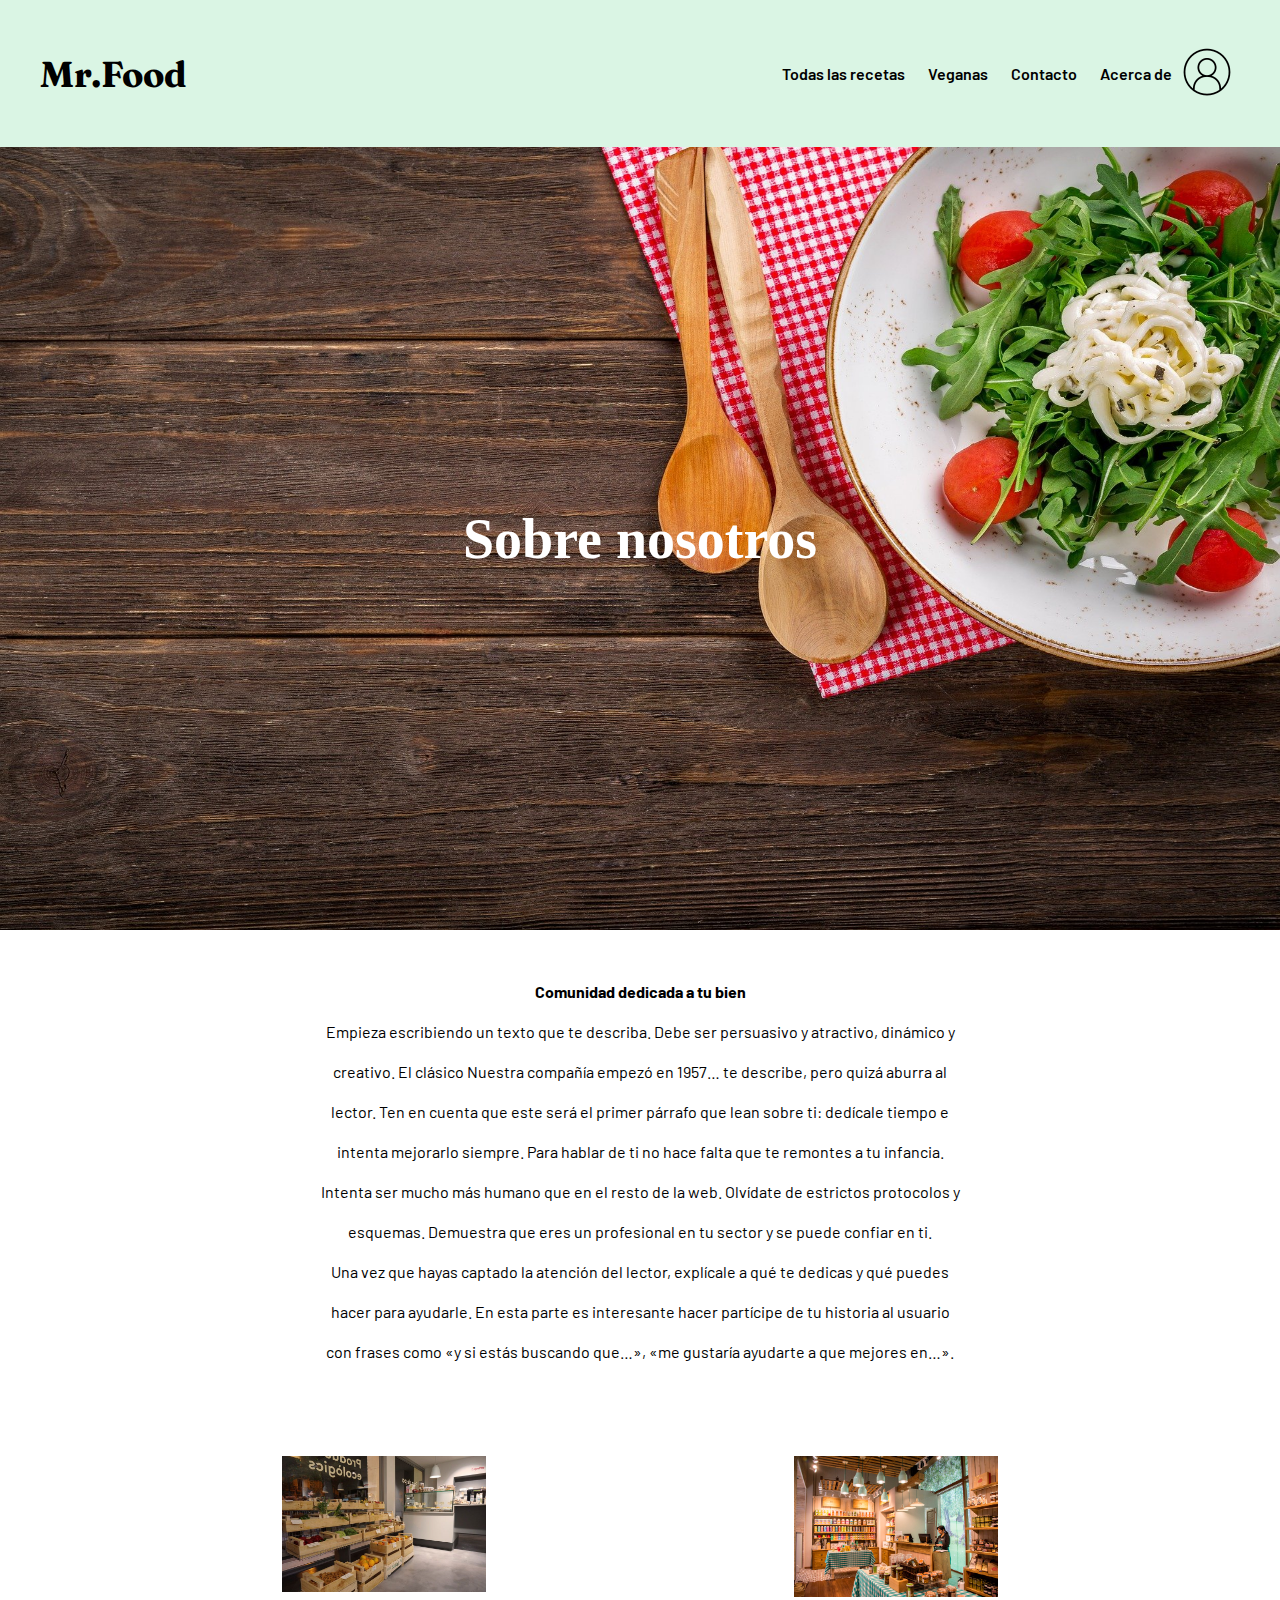
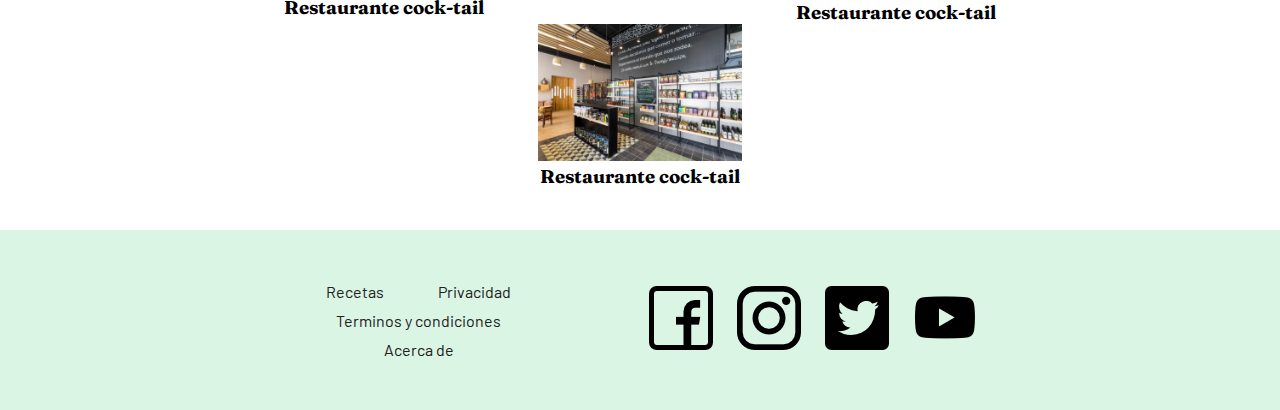
<file: about.html>
<!DOCTYPE html>
<html lang="en">

<head>
    <meta charset="UTF-8">
    <meta http-equiv="X-UA-Compatible" content="IE=edge">
    <link rel="stylesheet" href="style.css">
    <link href="https://fonts.googleapis.com/css2?family=Barlow:wght@200&family=Fraunces:wght@300&display=swap"
        rel="stylesheet">
    <meta name="viewport" content="width=device-width, initial-scale=1.0">
    <title>Mr.Food</title>
</head>

<body>
    <header class="header">

        <a href="index.html" class="a-none">
            <h2 class="header-title">Mr.Food</h2>
        </a>


        <nav class="nav">
            <input type="checkbox" id="checkbox-invi">
            <label for="checkbox-invi">
                <img src="icons/menu_sandwich.png" alt="three lines" class="menu-sandwich active">
            </label>
            <ul class="nav-list">
                <li class="nav-item">Todas las recetas</li>
                <li class="nav-item">Veganas</li>
                <li class="nav-item"><a href="contact.html" class="a-none">Contacto</a></li>
                <li class="nav-item"><a href="about.html" class="a-none">Acerca de</a></li>
                <a href="login.html"><img src="imagenes/login_icon.png" alt="login"></a></li>
            </ul>
        </nav>
    </header>
    <div class="main-presentation">
        <img src="imagenes/salad.jpg" alt="Salad">
        <h1 class="about-title">Sobre nosotros</h1>
    </div>
    <main class="main-about">
        <section class="text-about">
            <p class="text"><b>Comunidad dedicada a tu bien </b></p>
            <p class="text">Empieza escribiendo un texto que te describa. Debe ser persuasivo y atractivo, dinámico y
                creativo. El clásico Nuestra compañía empezó en 1957… te describe, pero quizá aburra al lector. Ten en
                cuenta que este será
                el primer párrafo que lean sobre ti: dedícale tiempo e intenta mejorarlo siempre.
                Para hablar de ti no hace falta que te remontes a tu infancia. Intenta ser mucho más humano que en el
                resto de la web. Olvídate de estrictos protocolos y esquemas. Demuestra que eres un profesional en tu
                sector y se puede confiar en ti.
            </p>
            <p class="text">
                Una vez que hayas captado la atención del lector, explícale a qué te dedicas y qué puedes hacer para
                ayudarle. En esta parte es interesante hacer partícipe de tu historia al usuario con frases
                como «y si estás buscando que…», «me gustaría ayudarte a que mejores en…».</p>

        </section>
        <div class="container-colaboradores">
            <div class="colaboradores">
                <img src="imagenes/restaurante-1.jpg" alt="restaurante-1">
                <h3 class="colaborador-title">Restaurante cock-tail</h3>
            </div>
            <div class="colaboradores">
                <img src="imagenes/restaurante-2.png" alt="restaurante-2">
                <h3 class="colaborador-title">Restaurante cock-tail</h3>
            </div>
            <div class="colaboradores">
                <img src="imagenes/restaurante-3.jpg" alt="restaurante-3">
                <h3 class="colaborador-title">Restaurante cock-tail</h3>
            </div>
        </div>
    </main>
    <footer class="footer">
        <div class="footer-content">
            <div class="footer-links">
                <a href="#" class="text">Recetas</a>
                <a href="#" class="text">Privacidad</a>
                <a href="#" class="text">Terminos y condiciones</a>
                <a href="#" class="text">Acerca de</a>
            </div>
            <div class="footer-social">
                <img src="icons/facebook.png" alt="Facebook">
                <img src="icons/instagram.png" alt="Instagram">
                <img src="icons/twitter.png" alt="Twitter">
                <img src="icons/youtube.png" alt="Youtube">
            </div>
        </div>
    </footer>
</body>

</html>
</file>
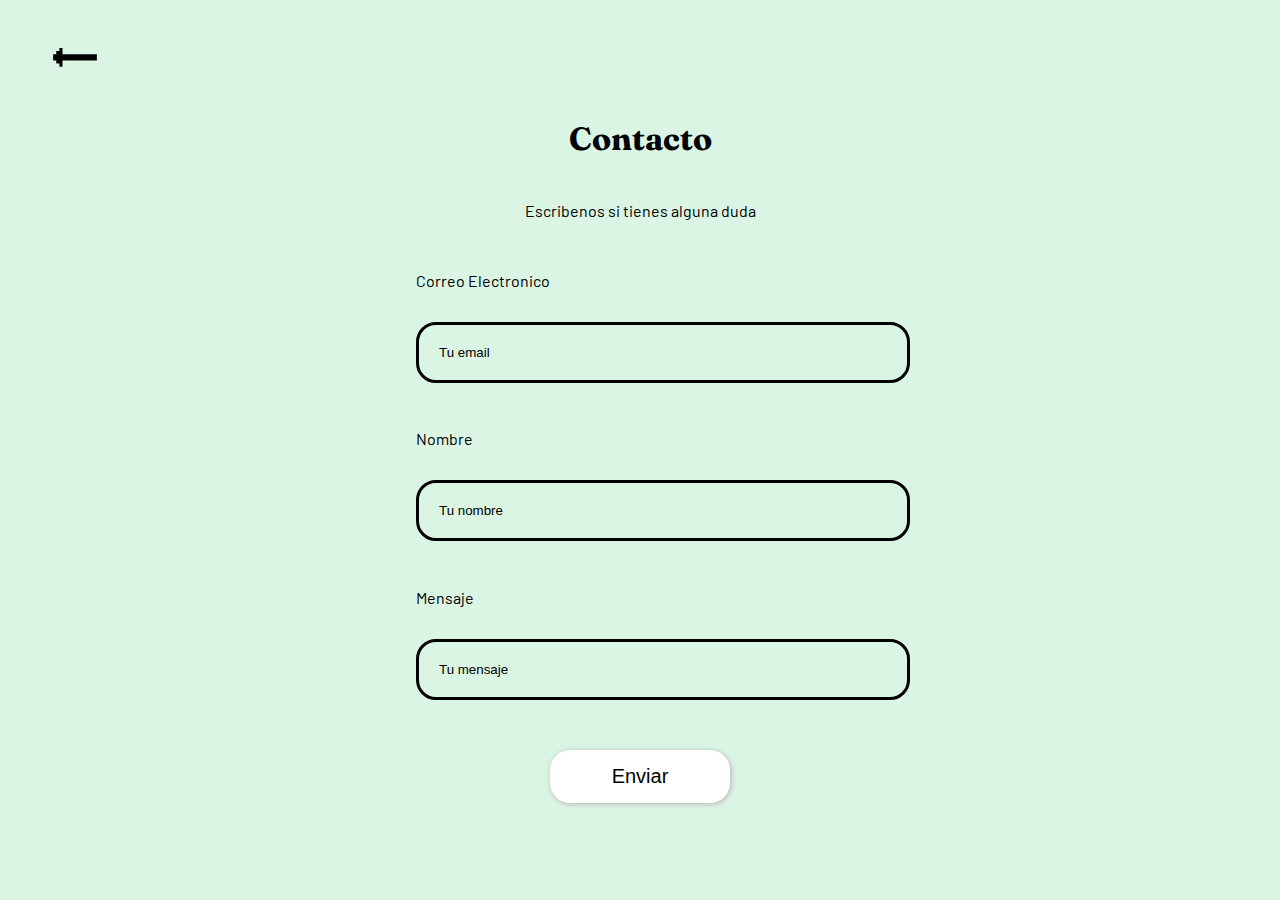
<file: contact.html>
<!DOCTYPE html>
<html lang="en">
<head>
    <meta charset="UTF-8">
    <meta http-equiv="X-UA-Compatible" content="IE=edge">
    <link rel="stylesheet" href="style.css">
    <link href="https://fonts.googleapis.com/css2?family=Barlow:wght@200&family=Fraunces:wght@300&display=swap"
        rel="stylesheet">
    <meta name="viewport" content="width=device-width, initial-scale=1.0">
    <title>Mr.Food</title>
</head>
<body class="body-contact">
    <a href="index.html" class="back">🠔</a>
    <div class="container-contact">
        <div class="contact contact-text">
            <h1 class="title-main">Contacto</h1>
            <p class="text">Escribenos si tienes alguna duda</p>
            
        </div>
        <div class="contact text">
            <Label for="input-email">Correo Electronico</Label>
            <input type="text" class="input-contact" placeholder="Tu email" id="input-form">

        </div>
        <div class="contact text">
            <label for="input-name">Nombre</label>
            <input type="text" class="input-contact" id="input-form" placeholder="Tu nombre">
        </div>
        <div class="contact text">
            <label for="input-mensaje">Mensaje</label>
            <input type="text" class="input-contact" id="input-form" placeholder="Tu mensaje">
        </div>
        <button class="login-form_button contact-form_button">Enviar</button>
    </div>
</body>
</html>
</file>
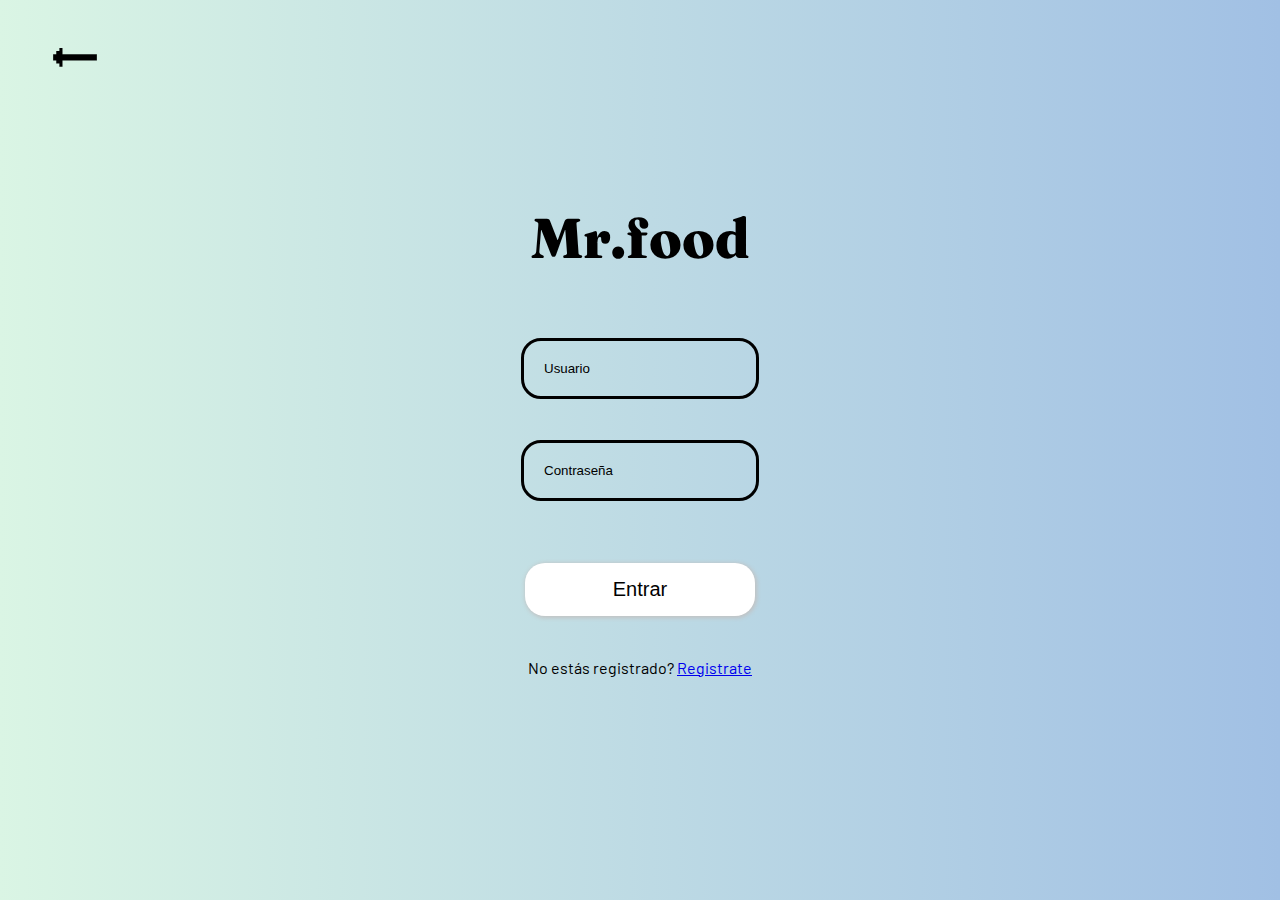
<file: login.html>
<!DOCTYPE html>
<html lang="en">
<head>
    <meta charset="UTF-8">
    <meta http-equiv="X-UA-Compatible" content="IE=edge">
    <meta name="viewport" content="width=device-width, initial-scale=1.0">
    <link href="https://fonts.googleapis.com/css2?family=Barlow:wght@200&family=Fraunces:wght@300&display=swap"
        rel="stylesheet">
    <link rel="stylesheet" href="style.css">
    <title>Mr.Food</title>
</head>
<body class="body-form">
    <a href="index.html" class="back">🠔</a>
    <div class="container-login">
        <div class="container-title">
            <a href="index.html" class="a-none"><h1 class="title-login">Mr.food</h1></a>
        </div>
        <div class="login-form">
            <input type="text" placeholder="Usuario" id="input-form">
            <input type="text" placeholder="Contraseña" id="input-form">
            <button class="login-form_button">Entrar</button>
            <p class="login-form_remember">No estás registrado? <a href="register.html">Registrate</a></p>
        </div>

    </div>
</body>
</html>
</file>
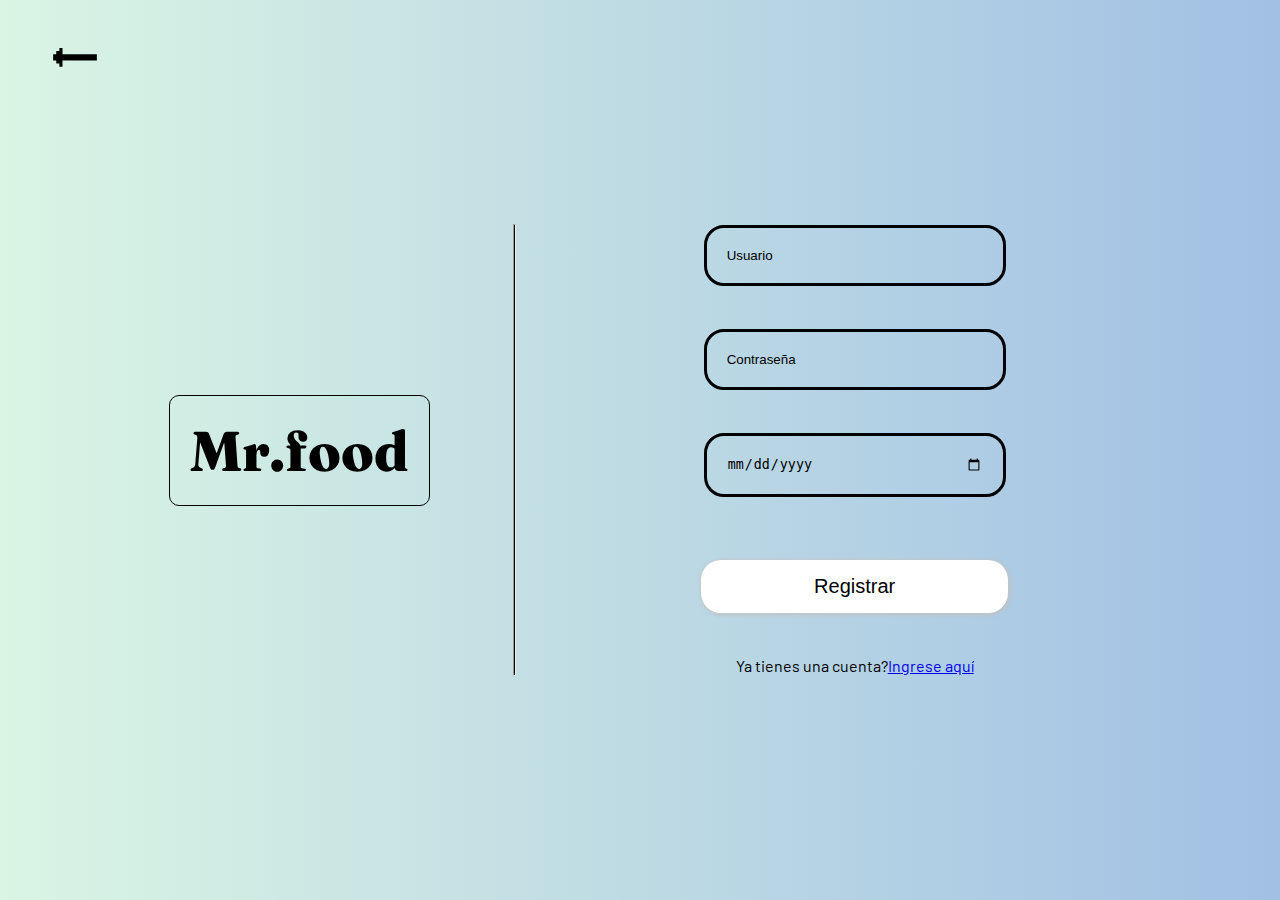
<file: register.html>
<!DOCTYPE html>
<html lang="en">
<head>
    <meta charset="UTF-8">
    <meta http-equiv="X-UA-Compatible" content="IE=edge">
    <meta name="viewport" content="width=device-width, initial-scale=1.0">
    <link href="https://fonts.googleapis.com/css2?family=Barlow:wght@200&family=Fraunces:wght@300&display=swap"
        rel="stylesheet">
    <link rel="stylesheet" href="style.css">
    <title>Document</title>
</head>
<body class="body-form">
    <a href="index.html" class="back">🠔</a>
    <div class="container-register">
        <div class="container-title-register">
            <a href="index.html" class="a-none"><h1 class="title-login">Mr.food</h1></a>

        </div>
        <hr>
        <div class="register-form">
            <input type="text" placeholder="Usuario" id="input-form">
            <input type="text" placeholder="Contraseña" id="input-form">
            <input type="date"  id="input-form">
            <button class="login-form_button">Registrar</button>
            <p class="login-form_remember">Ya tienes una cuenta?<a href="login.html">Ingrese aquí</a></p>
        </div>

    </div>
</body>
</html>
</file>
<file: style.css>
:root{
    --font-titles:'Fraunces', serif;
    --font-text:'Barlow', sans-serif;
    --font-title-login: ;
    --main-color:rgb(218, 245, 228);
}
*{
    padding: 0;
    margin: 0;
}
/* Header */
.header{
    
    
    padding: 40px; 
    
    background-color: var(--main-color);
    display: flex;
    justify-content: space-between;
    
    align-items: center;
}
.header-title{
    font-family: var(--font-titles);
    font-size: 36px;
}
.nav{
    min-width: 40%;
    
}
.nav-list{
    display: flex;
    width: 100%;
    
    align-items: center;
    font-family: var(--font-text);
    font-weight: 600;
    justify-content: space-around;
}

.nav-list li{
    
   display: inline-block;
    margin-left: 20px;
}
.menu-sandwich{
    display: none;
    width: 20px;
}

#checkbox-invi{
    display: none;
}

/* Main  */
.main-index{
    display: flex;
    flex-direction: column;

}
.main-presentation{
    height: 87vh;
    width: 100%;
    position: relative;
    display: flex;
    justify-content: center;
    align-items: center;
    
}
.main-presentation img{
    width: 100%;
    height: 100%;
    
}
.main-presentation .wrapper-presentation{
    position: absolute;
    text-align: center;
    width: 50%;
    display: flex;
    flex-direction: column;
    align-items: center;
    justify-content: space-around;
    height: 50%;
    margin: 0 auto;
    font-family: var(--font-titles);
    color: white;
}

.presentation-title{
    font-size: 4rem;
}


.container-search{
    width: 80%;
    position: relative;
}
.input-search{
    width: 100%;
    padding:30px 0 30px 30px;
    
    border-radius: 40px ;
    border: 0;
    font-size: 18px;
    outline: none;
}
.input-search:hover{
    background-color: rgb(248, 248, 248);
}

.container-search button{
    position: absolute;
    top: 12px;
    height: 70%;
    width: 50px;
    
    right: -25px;
    padding: 15px;
    border-radius: 50%;
    border: 0;
    background-color: var(--main-color);
    transition: .4s;
}
.container-search button:hover{
    width: 60px;
    font-size: 20px;
    height: 73%;
    transition: .4s;
}
.text{
    font-family: var(--font-text);
}
.title-main{
    font-family: var(--font-titles);

}

/* Media query responsive */
@media (max-width: 900px){

    .active{
        display: block;
        float: right;
    }
    .nav{
        position: relative;
        height: 100%;
        
    }
    .nav-list{
        position: absolute;
        
        display: none;
        flex-direction: column;
        height: 200px;
        z-index: 1;
        top: 72px;
        align-items: center;
        right: -40px;
        background-color: rgb(170, 170, 170);
        justify-content: space-around;
        transition: .4s all ease;
    }
    .nav-list li{
        margin: 0;
    }
    #checkbox-invi:checked ~ .nav-list{
        display: flex; 
        
        justify-content: center;
        
    }
    .container-search input{
        font-size: 1rem;
    }
    

}

/*  Section recetas */

.recetas{
    display: flex;
    flex-direction: column;
    width: 100%;
    
    min-height: 600px;
    justify-content: space-around;
    text-align: center;
    margin-top: 40px;
    margin-bottom: 40px;
}
.recetas h2{
    margin-bottom: 30px;
}

.cards-container{
    width: 90%;
    margin: 0 auto;
    display: flex;
    justify-content: center;
    flex-wrap: wrap;
    column-gap: 20px;
    row-gap: 10px;
    
}


.img-receta{
    width: 100%;
    min-width: 120px;
    height: 50%;
}

.receta-card{
    
    border: 1px solid rgb(245, 222, 188);
    border-radius: 10px;
    padding: 30px;
    width: 25%;
    display: flex;
    flex-direction: column;
    align-items: center;
    justify-content: space-between;

    
}
.footer{
    background-color: var(--main-color);
    height: 20vh;
    width: 100%;
    display: flex;
    align-items: center;
    justify-content: center;
}
.footer-content{
    display: flex;
    justify-content: space-around;
    align-items: center;
    width: 60%;
}
.footer-links{
    text-align: center;
    width: 30%;
    row-gap: 10px;
    column-gap: 10px;
    display: flex;
    flex-wrap: wrap;
    justify-content: space-around;
}

.footer-links a{
    text-decoration: none;
    color: rgb(32, 32, 32);
}

.footer-social img{
    margin-left: 20px;
    
}

@media (max-width: 450px){
    .footer{
        padding: 10px;
    }
    .footer-content{
        width: 100%;
        
    }

    .main-presentation .wrapper-presentation{
        width: 80%;
        
    }
    .container-search input{
        font-size: .9rem;
    }
    .receta-card{
        width: 100%;
        transition: .7s;
    }
    
}


/* Estilo del Login ----------------------------------------- */

.body-form{
    background: linear-gradient(to right, var(--main-color), rgb(161, 192, 228));
    display: flex;
    height: 100vh;
    align-items: center;
    justify-content: center;
}

.container-login{
    margin: 0 auto;
    display: flex;
    flex-direction:column;
    align-items: center;
    width: 30%;
    height: 55%;
    
    
    padding: 40px 20px;
    border-radius: 10px ;
}
.container-title{
    height: 30%;
    
}
.title-login{
    font-size: 56px;
    font-weight: 800;
    font-family: var(--font-titles);
    
    
}
.a-none{
    text-decoration: none;
    color: black;
}
.login-form{
    height: 100%;
    width: 100%;
    display: flex;
    align-items: center;
    flex-direction: column;
    justify-content: space-around;
}

#input-form{
    width: 50%;
    padding: 20px;
    border-radius: 20px;
    border: 3px solid black;
    color: black;
    background-color: transparent;
    outline: none;
    transition: .3s;
}
#input-form::placeholder{
    color: black;
}
#input-form:focus{
    transition: .3s;
    color: rgb(163, 160, 160);
    border: 3px solid rgb(141, 141, 141);
}
.login-form_button{
    width: 60%;
    margin-top: 20px;
    padding: 15px;
    background-color: #fff;
    border: none;
    border-radius: 20px;
    font-size: 20px;
    cursor: pointer;
    color: black;
    box-shadow: 1px 1px 4px 1px rgb(194, 194, 194);
    
}
.login-form_button:hover{
    background-color: rgb(230, 243, 235);
}
.login-form_remember{
    font-family: var(--font-text);
    font-size: 16px;
}


/* Estilo del register ---------------------------------*/


.container-register{
    width: 80%;
    height: 50%;
    display: flex;
    justify-content: space-around;
    align-items: center;
}
.register-form{
    display: flex;
    flex-direction: column;
    width: 50%;
    height: 100%;
    
    align-items: center;
    justify-content: space-between;
}
.container-title-register{
    padding: 20px;
    border: 1px solid black;
    border-radius: 10px;
}
.container-register hr{
    height: 100%;
    width: 1px;
    background-color:rgb(3, 3, 3);

}


/* Estilo about */

.about-title{
    font-size: 56px;
    position: absolute;
    color: white;
}
.main-about{
    
    min-height: 100vh;
    width: 100%;
    display: flex;
    flex-direction: column;
    justify-content: space-around;
}
.text-about{
    width: 50%;
    margin: 0 auto;
    text-align: center;
}
.text-about p{
    line-height: 40px;
}

.container-colaboradores{
    display: flex;
    justify-content: center;
    flex-wrap: wrap;
    width: 100%;
}
.colaboradores{
    width: 40%;
    text-align: center;
}
.colaboradores img{
    width: 40%;
}
.colaborador-title{
    font-family: var(--font-titles);
}

/* Estilo contactos */

.body-contact{
    width: 100vw;
    height: 100vh;
    display: flex;
    justify-content: center;
    align-items: center;
    background-color: var(--main-color);
    position: relative;
}

.container-contact{
    width: 35%;
    height: 80%;
    display: flex;
    justify-content: space-around;
    align-items: center;
    flex-direction: column;
    
}
.contact-form_button{
    width: 40%;
    
}
.contact-text{
    text-align: center;
}
.contact{
    width: 100%;
    display: flex;
    flex-direction: column;
    justify-content: space-around;
    
    height: 20%;
    
}
.input-contact{
    padding: 20px;
    
    border-radius: 20px;
}
.input-contact{
    width: 100% !important; 
    
}
.back{
    position: absolute;
    font-size: 50px;
    top: 30px;
    left: 50px;
    color: black;
    text-decoration: none;
}
.back:hover{
    transition: .3s;
    opacity: .5;
}
</file>
